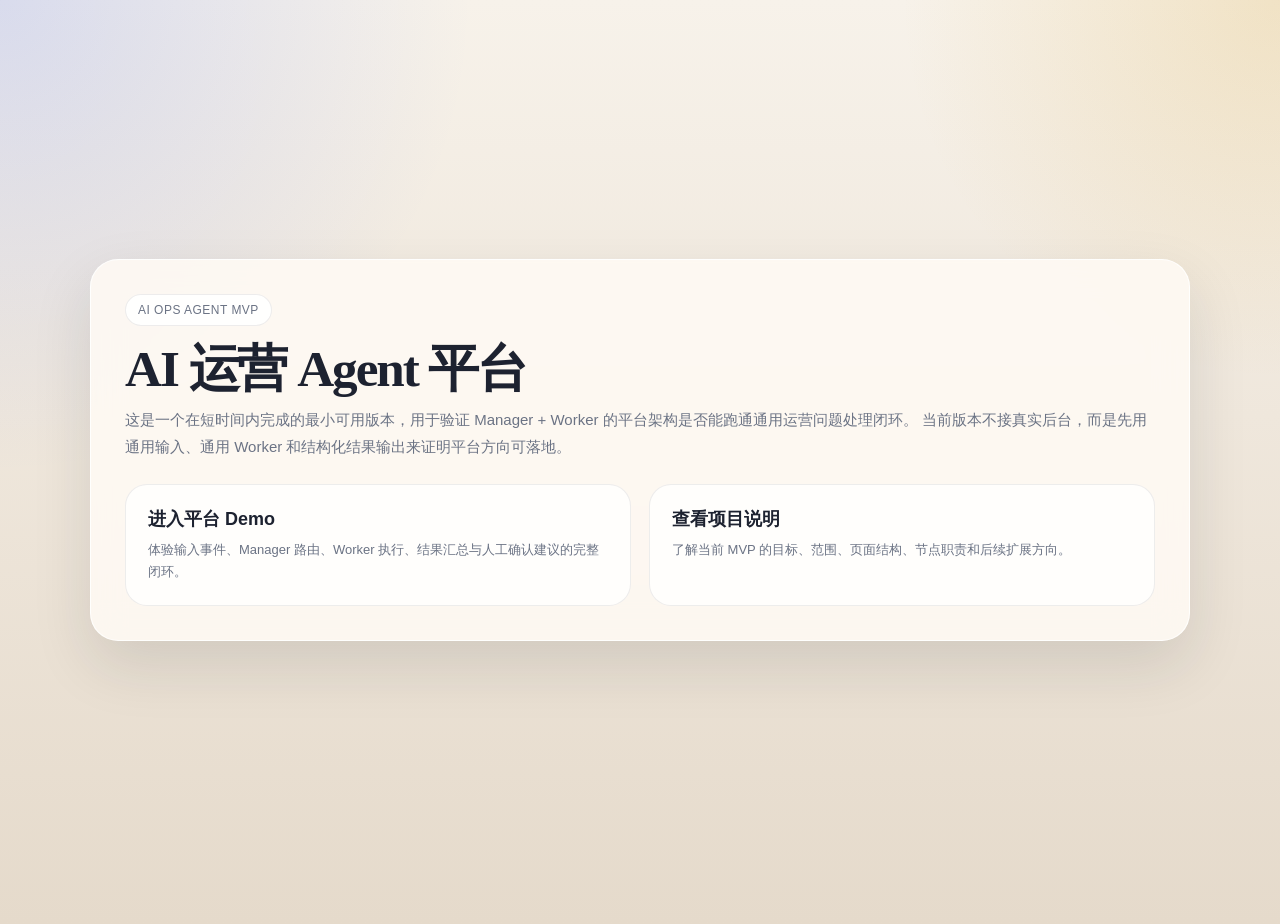
<file: index.html>
<!DOCTYPE html>
<html lang="zh-CN">
<head>
  <meta charset="UTF-8" />
  <meta name="viewport" content="width=device-width, initial-scale=1.0" />
  <title>AI 运营 Agent 平台 MVP</title>
  <link rel="stylesheet" href="./prototype-assets/ui.css" />
  <style>
    .landing {
      min-height: calc(100vh - 48px);
      display: grid;
      place-items: center;
    }

    .landing-card {
      width: min(1100px, 100%);
      padding: 34px;
      border-radius: var(--radius-xl);
      background: var(--surface);
      border: 1px solid rgba(255,255,255,0.82);
      box-shadow: var(--shadow);
      backdrop-filter: blur(16px);
    }

    .landing-grid {
      display: grid;
      grid-template-columns: repeat(2, minmax(0, 1fr));
      gap: 18px;
      margin-top: 24px;
    }

    .landing-card h1 {
      margin: 16px 0 10px;
      font-family: "Baskerville", "Songti SC", serif;
      font-size: clamp(36px, 4vw, 56px);
      line-height: 1.05;
      letter-spacing: -0.04em;
    }

    .landing-card p {
      margin: 0;
      color: var(--muted);
      line-height: 1.8;
      font-size: 15px;
    }

    .entry {
      display: block;
      padding: 22px;
      border-radius: var(--radius-lg);
      background: rgba(255, 255, 255, 0.82);
      border: 1px solid rgba(29, 34, 48, 0.08);
      transition: 160ms ease;
    }

    .entry:hover {
      transform: translateY(-2px);
      box-shadow: var(--shadow-soft);
    }

    .entry strong {
      display: block;
      font-size: 18px;
      margin-bottom: 8px;
    }

    .entry span {
      color: var(--muted);
      line-height: 1.7;
      font-size: 13px;
    }

    @media (max-width: 860px) {
      .landing-grid {
        grid-template-columns: 1fr;
      }
    }
  </style>
</head>
<body>
  <div class="app-shell landing">
    <section class="landing-card">
      <div class="hero-eyebrow">AI Ops Agent MVP</div>
      <h1>AI 运营 Agent 平台</h1>
      <p>
        这是一个在短时间内完成的最小可用版本，用于验证 Manager + Worker 的平台架构是否能跑通通用运营问题处理闭环。
        当前版本不接真实后台，而是先用通用输入、通用 Worker 和结构化结果输出来证明平台方向可落地。
      </p>
      <div class="landing-grid">
        <a class="entry" href="./platform.html">
          <strong>进入平台 Demo</strong>
          <span>体验输入事件、Manager 路由、Worker 执行、结果汇总与人工确认建议的完整闭环。</span>
        </a>
        <a class="entry" href="./README.html">
          <strong>查看项目说明</strong>
          <span>了解当前 MVP 的目标、范围、页面结构、节点职责和后续扩展方向。</span>
        </a>
      </div>
    </section>
  </div>
</body>
</html>
</file>
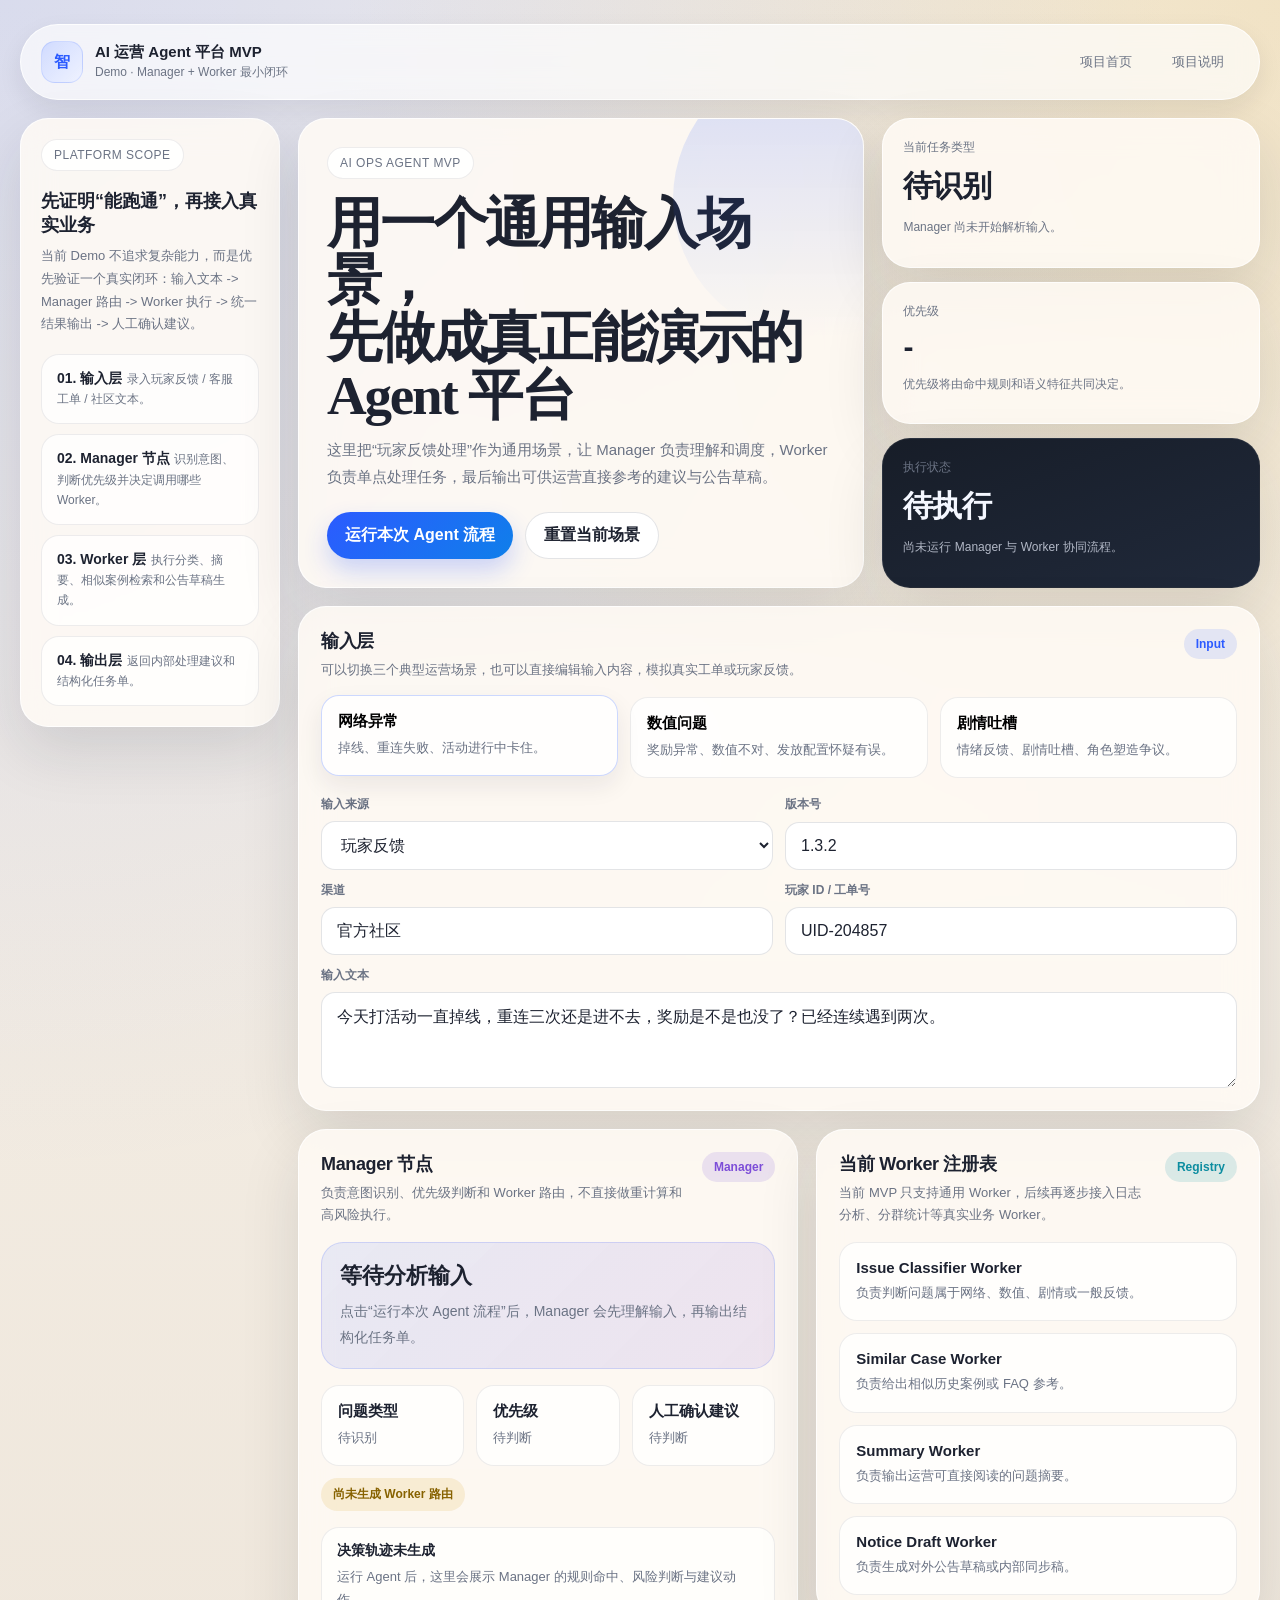
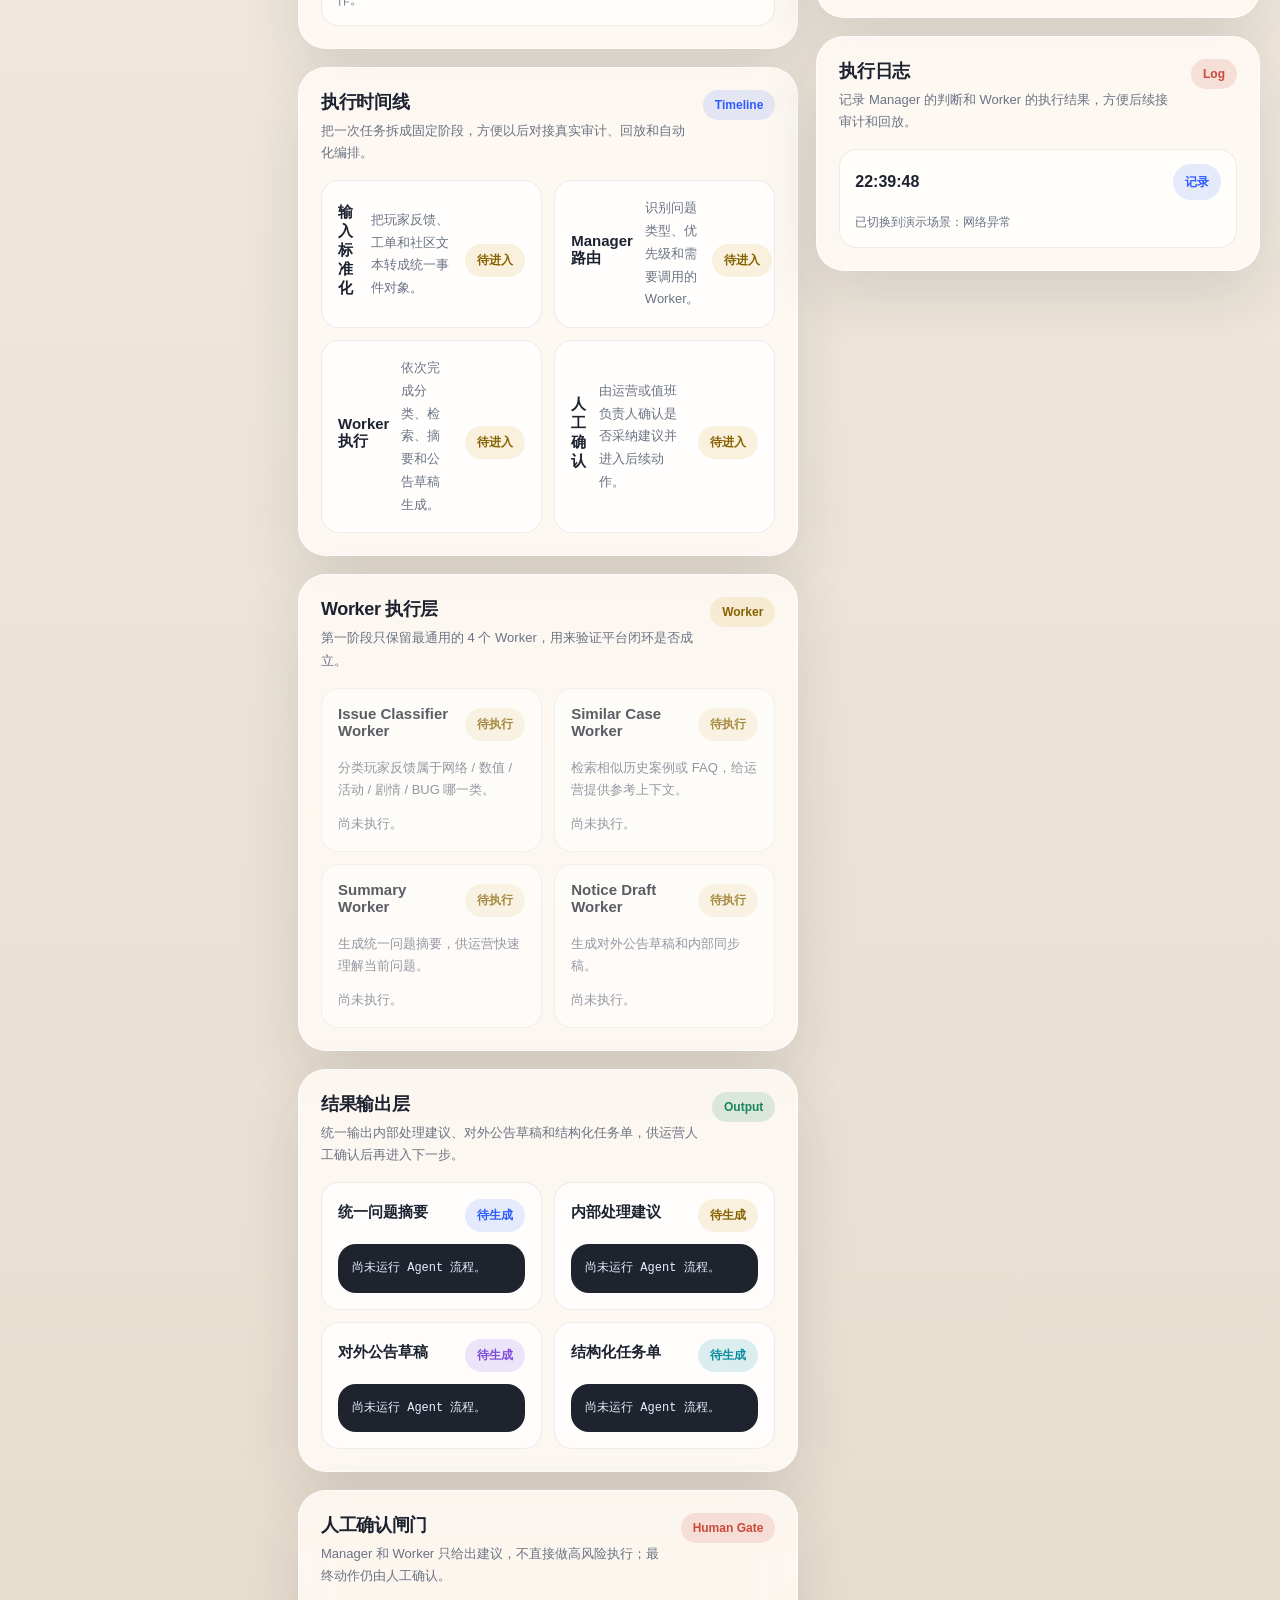
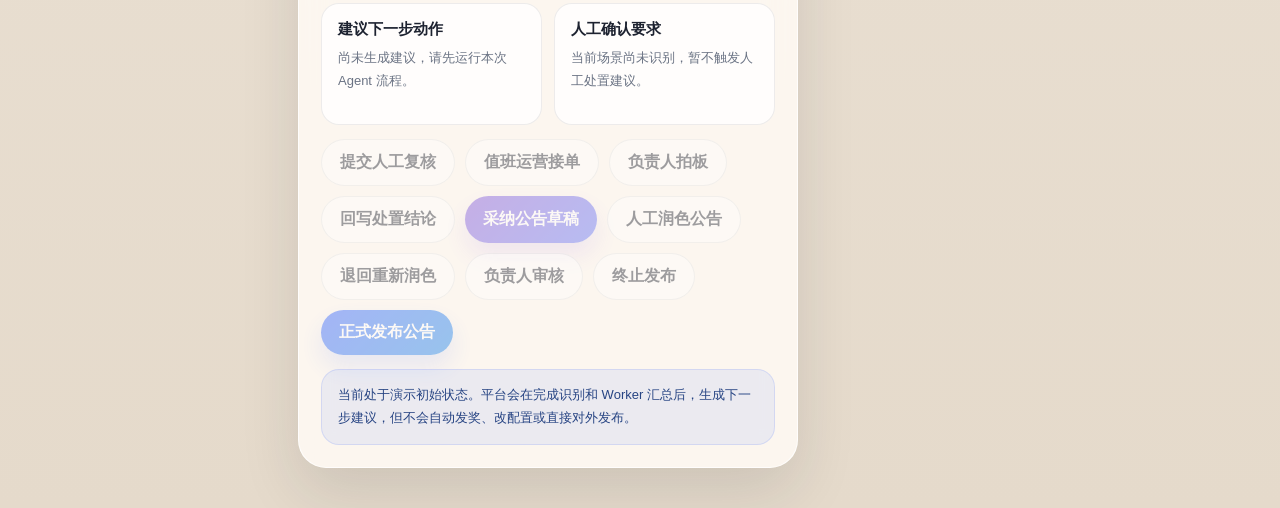
<file: platform.html>
<!DOCTYPE html>
<html lang="zh-CN">
<head>
  <meta charset="UTF-8" />
  <meta name="viewport" content="width=device-width, initial-scale=1.0" />
  <title>AI 运营 Agent 平台 · Demo</title>
  <link rel="stylesheet" href="./prototype-assets/ui.css" />
  <style>
    .agent-shell {
      display: grid;
      gap: 18px;
    }

    .agent-grid {
      display: grid;
      grid-template-columns: 1.06fr 0.94fr;
      gap: 18px;
      align-items: start;
    }

    .scenario-row,
    .route-grid,
    .worker-grid,
    .result-grid,
    .registry-grid {
      display: grid;
      gap: 12px;
    }

    .scenario-row {
      grid-template-columns: repeat(3, minmax(0, 1fr));
    }

    .route-grid {
      grid-template-columns: repeat(3, minmax(0, 1fr));
    }

    .worker-grid {
      grid-template-columns: repeat(2, minmax(0, 1fr));
    }

    .result-grid {
      grid-template-columns: repeat(2, minmax(0, 1fr));
    }

    .scenario-btn,
    .route-card,
    .worker-card,
    .result-card,
    .registry-card {
      border-radius: var(--radius-md);
      border: 1px solid rgba(29, 34, 48, 0.08);
      background: rgba(255, 255, 255, 0.78);
      padding: 16px;
    }

    .scenario-btn {
      text-align: left;
      cursor: pointer;
      transition: 160ms ease;
    }

    .scenario-btn:hover,
    .scenario-btn.active {
      transform: translateY(-2px);
      box-shadow: var(--shadow-soft);
      border-color: rgba(44, 91, 255, 0.24);
    }

    .scenario-btn strong,
    .route-card strong,
    .worker-card strong,
    .result-card strong,
    .registry-card strong {
      display: block;
      margin-bottom: 6px;
      font-size: 15px;
    }

    .scenario-btn p,
    .route-card p,
    .worker-card p,
    .result-card p,
    .registry-card p {
      margin: 0;
      color: var(--muted);
      font-size: 13px;
      line-height: 1.7;
    }

    .worker-card {
      min-height: 150px;
    }

    .worker-card.waiting {
      opacity: 0.72;
    }

    .worker-card.running {
      border-color: rgba(44, 91, 255, 0.24);
      background: rgba(44, 91, 255, 0.08);
    }

    .worker-card.done {
      border-color: rgba(24, 132, 95, 0.18);
      background: rgba(24, 132, 95, 0.08);
    }

    .worker-meta,
    .result-meta {
      display: flex;
      align-items: center;
      justify-content: space-between;
      gap: 10px;
      margin-bottom: 12px;
    }

    .manager-panel {
      border-radius: var(--radius-lg);
      background: linear-gradient(135deg, rgba(44, 91, 255, 0.1), rgba(124, 77, 216, 0.12));
      border: 1px solid rgba(44, 91, 255, 0.16);
      padding: 18px;
    }

    .manager-panel h3 {
      margin: 0 0 8px;
      font-size: 22px;
    }

    .manager-panel p {
      margin: 0;
      color: var(--muted);
      line-height: 1.8;
      font-size: 14px;
    }

    .tag-list {
      display: flex;
      flex-wrap: wrap;
      gap: 8px;
      margin-top: 12px;
    }

    .result-card pre {
      margin: 10px 0 0;
      padding: 14px;
      border-radius: var(--radius-md);
      background: rgba(17, 22, 32, 0.94);
      color: #e8efff;
      font-size: 12px;
      line-height: 1.7;
      overflow: auto;
      white-space: pre-wrap;
      word-break: break-word;
      font-family: ui-monospace, SFMono-Regular, Menlo, Consolas, monospace;
    }

    .decision-grid,
    .timeline-grid {
      display: grid;
      gap: 12px;
      grid-template-columns: repeat(2, minmax(0, 1fr));
    }

    .decision-card,
    .timeline-card {
      border-radius: var(--radius-md);
      border: 1px solid rgba(29, 34, 48, 0.08);
      background: rgba(255, 255, 255, 0.78);
      padding: 16px;
    }

    .decision-card p,
    .timeline-card p {
      margin: 0;
      color: var(--muted);
      font-size: 13px;
      line-height: 1.75;
    }

    .decision-card strong,
    .timeline-card strong {
      display: block;
      margin-bottom: 8px;
      font-size: 15px;
    }

    .decision-actions {
      display: flex;
      flex-wrap: wrap;
      gap: 10px;
      margin-top: 14px;
    }

    .decision-note {
      margin-top: 14px;
      padding: 14px 16px;
      border-radius: var(--radius-md);
      background: rgba(44, 91, 255, 0.08);
      border: 1px solid rgba(44, 91, 255, 0.12);
      color: #274483;
      font-size: 13px;
      line-height: 1.75;
    }

    .handoff-board {
      margin-top: 16px;
      padding: 16px;
      border-radius: var(--radius-md);
      border: 1px solid rgba(124, 77, 216, 0.14);
      background: rgba(124, 77, 216, 0.06);
    }

    .handoff-board.hidden {
      display: none;
    }

    .handoff-board strong {
      display: block;
      margin-bottom: 10px;
      font-size: 15px;
    }

    .handoff-board p {
      margin: 0;
      color: var(--muted);
      font-size: 13px;
      line-height: 1.75;
    }

    .handoff-grid {
      display: grid;
      gap: 12px;
      grid-template-columns: repeat(3, minmax(0, 1fr));
      margin-top: 14px;
    }

    .handoff-step {
      border-radius: var(--radius-md);
      border: 1px solid rgba(29, 34, 48, 0.08);
      background: rgba(255, 255, 255, 0.84);
      padding: 14px;
    }

    .handoff-step.done {
      border-color: rgba(24, 132, 95, 0.18);
      background: rgba(24, 132, 95, 0.08);
    }

    .handoff-step.active {
      border-color: rgba(44, 91, 255, 0.22);
      background: rgba(44, 91, 255, 0.08);
    }

    .handoff-step strong {
      display: block;
      margin-bottom: 8px;
      font-size: 14px;
    }

    .review-board {
      margin-top: 16px;
      padding: 16px;
      border-radius: var(--radius-md);
      border: 1px solid rgba(213, 156, 29, 0.18);
      background: rgba(213, 156, 29, 0.08);
    }

    .review-board.hidden {
      display: none;
    }

    .review-board strong {
      display: block;
      margin-bottom: 10px;
      font-size: 15px;
    }

    .review-board p {
      margin: 0;
      color: var(--muted);
      font-size: 13px;
      line-height: 1.75;
    }

    .review-select {
      width: 100%;
      margin-top: 14px;
      border-radius: var(--radius-sm);
      border: 1px solid rgba(29, 34, 48, 0.12);
      background: rgba(255, 255, 255, 0.96);
      padding: 12px 14px;
      color: var(--ink);
      outline: none;
    }

    .review-select:focus {
      border-color: rgba(44, 91, 255, 0.4);
      box-shadow: 0 0 0 4px rgba(44, 91, 255, 0.1);
    }

    .handoff-step p {
      margin: 0;
      color: var(--muted);
      font-size: 12px;
      line-height: 1.7;
    }

    .timeline-grid {
      margin-top: 16px;
    }

    .timeline-card.active {
      border-color: rgba(44, 91, 255, 0.24);
      background: rgba(44, 91, 255, 0.08);
    }

    .timeline-card.done {
      border-color: rgba(24, 132, 95, 0.2);
      background: rgba(24, 132, 95, 0.08);
    }

    .trace-list {
      display: grid;
      gap: 10px;
      margin-top: 16px;
    }

    .trace-item {
      border-radius: var(--radius-md);
      padding: 14px 15px;
      background: rgba(255, 255, 255, 0.76);
      border: 1px solid rgba(29, 34, 48, 0.08);
    }

    .trace-item strong {
      display: block;
      margin-bottom: 6px;
      font-size: 14px;
    }

    .trace-item p {
      margin: 0;
      color: var(--muted);
      font-size: 13px;
      line-height: 1.75;
    }

    .sticky {
      position: sticky;
      top: 24px;
    }

    @media (max-width: 1160px) {
      .agent-grid,
      .scenario-row,
      .route-grid,
      .worker-grid,
      .result-grid,
      .handoff-grid {
        grid-template-columns: 1fr;
      }

      .sticky {
        position: static;
      }
    }
  </style>
</head>
<body>
  <div class="app-shell">
    <header class="topbar">
      <div class="brand">
        <div class="brand-mark">智</div>
        <div class="brand-text">
          <strong>AI 运营 Agent 平台 MVP</strong>
          <span> Demo · Manager + Worker 最小闭环</span>
        </div>
      </div>
      <nav class="topnav">
        <a href="./index.html">项目首页</a>
        <a href="./README.html">项目说明</a>
      </nav>
    </header>

    <div class="layout">
      <aside class="sidebar">
        <div class="hero-eyebrow">Platform Scope</div>
        <h3>先证明“能跑通”，再接入真实业务</h3>
        <p>
          当前 Demo 不追求复杂能力，而是优先验证一个真实闭环：输入文本 -> Manager 路由 -> Worker 执行 -> 统一结果输出 -> 人工确认建议。
        </p>
        <div class="side-links">
          <a class="side-link" href="#entry">
            <strong>01. 输入层</strong>
            <span>录入玩家反馈 / 客服工单 / 社区文本。</span>
          </a>
          <a class="side-link" href="#manager">
            <strong>02. Manager 节点</strong>
            <span>识别意图、判断优先级并决定调用哪些 Worker。</span>
          </a>
          <a class="side-link" href="#workers">
            <strong>03. Worker 层</strong>
            <span>执行分类、摘要、相似案例检索和公告草稿生成。</span>
          </a>
          <a class="side-link" href="#results">
            <strong>04. 输出层</strong>
            <span>返回内部处理建议和结构化任务单。</span>
          </a>
        </div>
      </aside>

      <main class="content agent-shell">
        <section class="hero-grid">
          <article class="hero-card">
            <div class="hero-eyebrow">AI Ops Agent MVP</div>
            <h1>用一个通用输入场景，<br />先做成真正能演示的 Agent 平台</h1>
            <p>
              这里把“玩家反馈处理”作为通用场景，让 Manager 负责理解和调度，Worker 负责单点处理任务，最后输出可供运营直接参考的建议与公告草稿。
            </p>
            <div class="hero-actions">
              <button class="btn btn-primary" id="runBtn">运行本次 Agent 流程</button>
              <button class="btn btn-secondary" id="resetBtn">重置当前场景</button>
            </div>
          </article>

          <div class="metric-rail">
            <article class="metric-card">
              <small>当前任务类型</small>
              <strong id="metricTask">待识别</strong>
              <p id="metricTaskCopy">Manager 尚未开始解析输入。</p>
            </article>
            <article class="metric-card">
              <small>优先级</small>
              <strong id="metricPriority">-</strong>
              <p id="metricPriorityCopy">优先级由命中规则和语义特征共同决定。</p>
            </article>
            <article class="metric-card dark-card">
              <small>执行状态</small>
              <strong id="metricStatus">待执行</strong>
              <p id="metricStatusCopy">尚未运行 Manager 与 Worker 协同流程。</p>
            </article>
          </div>
        </section>

        <section class="card" id="entry">
          <div class="section-head">
            <div>
              <h2>输入层</h2>
              <p>可以切换三个典型运营场景，也可以直接编辑输入内容，模拟真实工单或玩家反馈。</p>
            </div>
            <span class="pill blue">Input</span>
          </div>
          <div class="scenario-row" id="scenarioRow"></div>
          <div class="field-grid" style="margin-top: 18px;">
            <div class="field">
              <label for="sourceType">输入来源</label>
              <select id="sourceType">
                <option value="player_feedback">玩家反馈</option>
                <option value="service_ticket">客服工单</option>
                <option value="community_post">社区评论</option>
              </select>
            </div>
            <div class="field">
              <label for="versionTag">版本号</label>
              <input id="versionTag" type="text" value="1.3.2" />
            </div>
            <div class="field">
              <label for="channelTag">渠道</label>
              <input id="channelTag" type="text" value="官方社区" />
            </div>
            <div class="field">
              <label for="playerTag">玩家 ID / 工单号</label>
              <input id="playerTag" type="text" value="UID-204857" />
            </div>
            <div class="field full">
              <label for="eventText">输入文本</label>
              <textarea id="eventText"></textarea>
            </div>
          </div>
        </section>

        <section class="agent-grid">
          <div class="stack">
            <article class="card" id="manager">
              <div class="section-head">
                <div>
                  <h2>Manager 节点</h2>
                  <p>负责意图识别、优先级判断和 Worker 路由，不直接做重计算和高风险执行。</p>
                </div>
                <span class="pill violet">Manager</span>
              </div>
              <div class="manager-panel">
                <h3 id="managerTitle">等待分析输入</h3>
                <p id="managerDesc">点击“运行本次 Agent 流程”后，Manager 会先理解输入，再输出结构化任务单。</p>
              </div>
              <div class="route-grid" style="margin-top: 16px;">
                <div class="route-card">
                  <strong>问题类型</strong>
                  <p id="routeTask">待识别</p>
                </div>
                <div class="route-card">
                  <strong>优先级</strong>
                  <p id="routePriority">待判断</p>
                </div>
                <div class="route-card">
                  <strong>人工确认建议</strong>
                  <p id="routeReview">待判断</p>
                </div>
              </div>
              <div class="tag-list" id="routeWorkers"></div>
              <div class="trace-list" id="traceList"></div>
            </article>

            <article class="card">
              <div class="section-head">
                <div>
                  <h2>执行时间线</h2>
                  <p>把一次任务拆成固定阶段，方便以后对接真实审计、回放和自动化编排。</p>
                </div>
                <span class="pill blue">Timeline</span>
              </div>
              <div class="timeline-grid" id="timelineGrid"></div>
            </article>

            <article class="card" id="workers">
              <div class="section-head">
                <div>
                  <h2>Worker 执行层</h2>
                  <p>第一阶段只保留最通用的 4 个 Worker，用来验证平台闭环是否成立。</p>
                </div>
                <span class="pill gold">Worker</span>
              </div>
              <div class="worker-grid" id="workerGrid"></div>
            </article>

            <article class="card" id="results">
              <div class="section-head">
                <div>
                  <h2>结果输出层</h2>
                  <p>统一输出内部处理建议、对外公告草稿和结构化任务单，供运营人工确认后再进入下一步。</p>
                </div>
                <span class="pill green">Output</span>
              </div>
              <div class="result-grid">
                <div class="result-card">
                  <div class="result-meta">
                    <strong>统一问题摘要</strong>
                    <span class="pill blue" id="summaryPill">待生成</span>
                  </div>
                  <pre id="summaryOutput">尚未运行 Agent 流程。</pre>
                </div>
                <div class="result-card">
                  <div class="result-meta">
                    <strong>内部处理建议</strong>
                    <span class="pill gold" id="advicePill">待生成</span>
                  </div>
                  <pre id="adviceOutput">尚未运行 Agent 流程。</pre>
                </div>
                <div class="result-card">
                  <div class="result-meta">
                    <strong>对外公告草稿</strong>
                    <span class="pill violet" id="noticePill">待生成</span>
                  </div>
                  <pre id="noticeOutput">尚未运行 Agent 流程。</pre>
                </div>
                <div class="result-card">
                  <div class="result-meta">
                    <strong>结构化任务单</strong>
                    <span class="pill teal" id="jsonPill">待生成</span>
                  </div>
                  <pre id="jsonOutput">尚未运行 Agent 流程。</pre>
                </div>
              </div>
            </article>

            <article class="card">
              <div class="section-head">
                <div>
                  <h2>人工确认闸门</h2>
                  <p>Manager 和 Worker 只给出建议，不直接做高风险执行；最终动作仍由人工确认。</p>
                </div>
                <span class="pill red">Human Gate</span>
              </div>
              <div class="decision-grid">
                <div class="decision-card">
                  <strong>建议下一步动作</strong>
                  <p id="humanAction">尚未生成建议，请先运行本次 Agent 流程。</p>
                </div>
                <div class="decision-card">
                  <strong>人工确认要求</strong>
                  <p id="humanReviewRule">当前场景尚未识别，暂不触发人工处置建议。</p>
                </div>
              </div>
              <div class="decision-actions">
                <button class="btn btn-secondary" id="escalateBtn" disabled>提交人工复核</button>
                <button class="btn btn-secondary" id="takeoverBtn" disabled>值班运营接单</button>
                <button class="btn btn-secondary" id="leaderBtn" disabled>负责人拍板</button>
                <button class="btn btn-secondary" id="resolveBtn" disabled>回写处置结论</button>
                <button class="btn btn-violet" id="noticeBtn" disabled>采纳公告草稿</button>
                <button class="btn btn-secondary" id="polishBtn" disabled>人工润色公告</button>
                <button class="btn btn-secondary" id="returnBtn" disabled>退回重新润色</button>
                <button class="btn btn-secondary" id="approveBtn" disabled>负责人审核</button>
                <button class="btn btn-secondary" id="cancelNoticeBtn" disabled>终止发布</button>
                <button class="btn btn-primary" id="publishBtn" disabled>正式发布公告</button>
              </div>
              <div class="decision-note" id="decisionNote">
                当前处于演示初始状态。平台会在完成识别和 Worker 汇总后，生成下一步建议，但不会自动发奖、改配置或直接对外发布。
              </div>
              <div class="review-board hidden" id="reviewBoard">
                <strong>人工复核处理入口</strong>
                <p id="reviewBoardCopy">提交人工复核后，值班运营需要先接单，再决定是否升级负责人，最后回写处置结论，形成闭环。</p>
                <select class="review-select" id="reviewDecisionSelect">
                  <option value="">请选择负责人拍板结果</option>
                  <option value="observe">继续观察并同步客服</option>
                  <option value="notice">启动公告流程</option>
                  <option value="incident">升级事故并同步多团队</option>
                </select>
                <div class="handoff-grid" id="reviewGrid"></div>
              </div>
              <div class="handoff-board hidden" id="handoffBoard">
                <strong>公告人工接力流程</strong>
                <p id="handoffCopy">公告草稿已进入人工处理链路，后续需要完成人工润色、负责人审核与正式发布。</p>
                <div class="handoff-grid" id="handoffGrid"></div>
              </div>
            </article>
          </div>

          <div class="stack sticky">
            <article class="card">
              <div class="section-head">
                <div>
                  <h2>当前 Worker 注册表</h2>
                  <p>当前 MVP 只支持通用 Worker，后续再逐步接入日志分析、分群统计等真实业务 Worker。</p>
                </div>
                <span class="pill teal">Registry</span>
              </div>
              <div class="registry-grid">
                <div class="registry-card">
                  <strong>Issue Classifier Worker</strong>
                  <p>负责判断问题属于网络、数值、剧情或一般反馈。</p>
                </div>
                <div class="registry-card">
                  <strong>Similar Case Worker</strong>
                  <p>负责给出相似历史案例或 FAQ 参考。</p>
                </div>
                <div class="registry-card">
                  <strong>Summary Worker</strong>
                  <p>负责输出运营可直接阅读的问题摘要。</p>
                </div>
                <div class="registry-card">
                  <strong>Notice Draft Worker</strong>
                  <p>负责生成对外公告草稿或内部同步稿。</p>
                </div>
              </div>
            </article>

            <article class="card">
              <div class="section-head">
                <div>
                  <h2>执行日志</h2>
                  <p>记录 Manager 的判断和 Worker 的执行结果，方便后续接审计和回放。</p>
                </div>
                <span class="pill red">Log</span>
              </div>
              <div class="log-list" id="logList"></div>
            </article>
          </div>
        </section>
      </main>
    </div>
  </div>

  <script>
    const scenarios = {
      network: {
        key: "network",
        name: "网络异常",
        desc: "掉线、重连失败、活动进行中卡住。",
        source: "player_feedback",
        version: "1.3.2",
        channel: "官方社区",
        player: "UID-204857",
        text: "今天打活动一直掉线，重连三次还是进不去，奖励是不是也没了？已经连续遇到两次。"
      },
      numeric: {
        key: "numeric",
        name: "数值问题",
        desc: "奖励异常、数值不对、发放配置怀疑有误。",
        source: "service_ticket",
        version: "1.3.2",
        channel: "客服工单",
        player: "TICKET-98321",
        text: "邮件里补偿写的是金币，但实际领到的是钻石，而且数量非常夸张，感觉是不是配置填错了？"
      },
      plot: {
        key: "plot",
        name: "剧情吐槽",
        desc: "情绪反馈、剧情吐槽、角色塑造争议。",
        source: "community_post",
        version: "1.3.2",
        channel: "玩家社区",
        player: "POST-5920",
        text: "新剧情节奏太赶了，角色突然转变让我很出戏，不是 bug，但真的影响体验。"
      }
    };

    const workerRegistry = [
      { key: "classifier", title: "Issue Classifier Worker", desc: "分类玩家反馈属于网络 / 数值 / 活动 / 剧情 / BUG 哪一类。" },
      { key: "similar", title: "Similar Case Worker", desc: "检索相似历史案例或 FAQ，给运营提供参考上下文。" },
      { key: "summary", title: "Summary Worker", desc: "生成统一问题摘要，供运营快速理解当前问题。" },
      { key: "notice", title: "Notice Draft Worker", desc: "生成对外公告草稿和内部同步稿。" }
    ];

    const state = {
      currentScenario: "network",
      running: false,
      manager: null,
      workers: {},
      outputs: null,
      logs: [],
      timelineStage: "idle",
      reviewStatus: "idle",
      reviewWorkflow: {
        submitted: false,
        takenOver: false,
        leaderApproved: false,
        resolved: false,
        decision: ""
      },
      noticeWorkflow: {
        accepted: false,
        polished: false,
        approved: false,
        published: false,
        returned: false,
        cancelled: false
      }
    };

    const timelineRegistry = [
      { key: "input", title: "输入标准化", desc: "把玩家反馈、工单和社区文本转成统一事件对象。" },
      { key: "manager", title: "Manager 路由", desc: "识别问题类型、优先级和需要调用的 Worker。" },
      { key: "workers", title: "Worker 执行", desc: "依次完成分类、检索、摘要和公告草稿生成。" },
      { key: "human", title: "人工确认", desc: "由运营或值班负责人确认是否采纳建议并进入后续动作。" }
    ];

    const el = {};

    function bind() {
      [
        "scenarioRow", "sourceType", "versionTag", "channelTag", "playerTag", "eventText",
        "managerTitle", "managerDesc", "routeTask", "routePriority", "routeReview", "routeWorkers",
        "workerGrid", "summaryOutput", "adviceOutput", "noticeOutput", "jsonOutput",
        "summaryPill", "advicePill", "noticePill", "jsonPill",
        "metricTask", "metricTaskCopy", "metricPriority", "metricPriorityCopy", "metricStatus", "metricStatusCopy",
        "runBtn", "resetBtn", "logList", "traceList", "timelineGrid",
        "humanAction", "humanReviewRule", "decisionNote", "escalateBtn", "noticeBtn",
        "polishBtn", "approveBtn", "publishBtn", "handoffBoard", "handoffCopy", "handoffGrid",
        "takeoverBtn", "leaderBtn", "resolveBtn", "reviewBoard", "reviewBoardCopy", "reviewGrid",
        "reviewDecisionSelect", "returnBtn", "cancelNoticeBtn"
      ].forEach((id) => { el[id] = document.getElementById(id); });
    }

    function timeNow() {
      return new Date().toLocaleTimeString("zh-CN", { hour: "2-digit", minute: "2-digit", second: "2-digit" });
    }

    function log(text, tone = "info") {
      state.logs.unshift({ time: timeNow(), text, tone });
      state.logs = state.logs.slice(0, 10);
    }

    function resetState(clearLogs = false) {
      state.running = false;
      state.manager = null;
      state.outputs = null;
      state.timelineStage = "idle";
      state.reviewStatus = "idle";
      state.reviewWorkflow = {
        submitted: false,
        takenOver: false,
        leaderApproved: false,
        resolved: false,
        decision: ""
      };
      state.noticeWorkflow = {
        accepted: false,
        polished: false,
        approved: false,
        published: false,
        returned: false,
        cancelled: false
      };
      state.workers = Object.fromEntries(workerRegistry.map((worker) => [worker.key, { status: "waiting", output: "尚未执行。" }]));
      if (clearLogs) state.logs = [];
    }

    function loadScenario(key) {
      const scenario = scenarios[key];
      state.currentScenario = key;
      resetState(false);
      el.sourceType.value = scenario.source;
      el.versionTag.value = scenario.version;
      el.channelTag.value = scenario.channel;
      el.playerTag.value = scenario.player;
      el.eventText.value = scenario.text;
      log(`已切换到演示场景：${scenario.name}`, "info");
      render();
    }

    function classifyIntent(text) {
      const lower = text.toLowerCase();
      if (/掉线|重连|卡住|延迟|进不去|登录/.test(text) || /disconnect|latency|reconnect/.test(lower)) {
        return { task: "network_issue", priority: "high", confidence: 0.93, reason: "命中掉线、重连失败、登录失败等网络异常特征。", workers: ["classifier", "similar", "summary", "notice"], review: "建议人工复核后同步研发和客服", actions: ["建立事故工单", "同步研发排查", "准备统一公告口径"] };
      }
      if (/钻石|金币|奖励|补偿|配置|数值|邮件/.test(text)) {
        return { task: "numeric_issue", priority: "critical", confidence: 0.95, reason: "命中奖励、补偿、配置异常等高风险数值特征。", workers: ["classifier", "similar", "summary", "notice"], review: "高价值资产场景，必须人工确认", actions: ["冻结相关配置", "核对影响范围", "准备熔断与补偿方案"] };
      }
      if (/剧情|角色|演出|文案|出戏/.test(text)) {
        return { task: "plot_feedback", priority: "medium", confidence: 0.88, reason: "命中剧情节奏、角色塑造和情绪吐槽特征。", workers: ["classifier", "similar", "summary"], review: "可先归入内容反馈池，无需紧急执行动作", actions: ["归档到内容反馈池", "纳入版本复盘", "评估是否需要内容沟通"] };
      }
      return { task: "general_feedback", priority: "medium", confidence: 0.74, reason: "未命中高危规则，先归类为一般运营反馈。", workers: ["classifier", "summary"], review: "建议人工二次确认分类结果", actions: ["进入人工复核池", "按结果转派对应团队"] };
    }

    function simulateWorker(key, manager) {
      const mapping = {
        classifier: {
          network_issue: "分类结果：网络 / 登录异常；置信度 93%。",
          numeric_issue: "分类结果：数值 / 奖励配置异常；置信度 95%。",
          plot_feedback: "分类结果：剧情体验 / 内容情绪反馈；置信度 88%。",
          general_feedback: "分类结果：一般运营问题；置信度 74%。"
        },
        similar: {
          network_issue: "召回相似案例：活动服重连失败 FAQ、版本 1.3.0 登录异常通告。",
          numeric_issue: "召回相似案例：过往补偿配置误填、高价值货币误发止损预案。",
          plot_feedback: "召回相似案例：剧情节奏负反馈周报、角色塑造争议摘要。",
          general_feedback: "召回相似案例：常规工单处理模板。"
        },
        summary: {
          network_issue: "玩家反馈活动过程中重复掉线并重连失败，已影响正常游玩，并引发对奖励丢失的担忧。",
          numeric_issue: "玩家怀疑邮件奖励配置存在错误，基础货币与高价值货币出现错配，属于高风险运营事故候选。",
          plot_feedback: "玩家对剧情节奏和角色转变表达明显负面情绪，问题偏内容体验而非技术故障。",
          general_feedback: "当前反馈需要人工进一步确认，但暂未体现高危事故特征。"
        },
        notice: {
          network_issue: "对外草稿：已收到部分玩家关于掉线与重连失败的反馈，我们正在核实处理中，后续会同步最新进展。",
          numeric_issue: "对外草稿：已收到关于邮件奖励异常的反馈，当前正在紧急核实补偿配置与影响范围，请以官方后续说明为准。",
          plot_feedback: "当前场景暂不建议直接生成对外公告，可先进入内部内容反馈整理。",
          general_feedback: "当前场景暂不建议直接生成对外公告。"
        }
      };
      return mapping[key][manager.task];
    }

    async function runWorker(workerKey, manager) {
      state.workers[workerKey] = { status: "running", output: "执行中..." };
      render();
      await new Promise((resolve) => setTimeout(resolve, 380 + Math.random() * 260));
      const output = simulateWorker(workerKey, manager);
      state.workers[workerKey] = { status: "done", output };
      log(`${workerKey} 执行完成`, "success");
      render();
      return output;
    }

    function buildResults(manager, outputs) {
      const adviceMap = {
        network_issue: "建议先同步研发确认是否存在范围性网络异常，再准备客服统一回复与公告口径；在结论未明前先发布“已收到、正在核实”的说明。",
        numeric_issue: "建议立即升级为高风险运营事故，先确认配置快照和影响范围，再决定是否熔断、撤回或人工止损。",
        plot_feedback: "建议归入内容体验反馈池，汇总到版本复盘，并由内容/文案同学评估是否需要后续优化说明。",
        general_feedback: "建议进入人工复核池，由运营同学判断是否需要转研发、客服或社区团队跟进。"
      };
      return {
        summary: outputs.summary,
        advice: adviceMap[manager.task],
        notice: outputs.notice || "当前场景暂不建议生成对外公告。",
        json: {
          task_type: manager.task,
          priority: manager.priority,
          confidence: manager.confidence,
          target_workers: manager.workers,
          needs_human_review: true,
          reason: manager.reason,
          recommended_actions: manager.actions,
          source: el.sourceType.value,
          version: el.versionTag.value,
          channel: el.channelTag.value,
          player_or_ticket: el.playerTag.value
        }
      };
    }

    async function runFlow() {
      if (state.running) return;
      state.running = true;
      resetState(false);
      state.timelineStage = "input";
      log("Manager 开始解析输入事件", "info");
      render();

      await new Promise((resolve) => setTimeout(resolve, 420));
      const manager = classifyIntent(el.eventText.value.trim());
      state.manager = manager;
      state.timelineStage = "manager";
      log(`Manager 完成路由：${manager.task}`, manager.priority === "critical" ? "danger" : "success");
      render();

      const outputs = {};
      state.timelineStage = "workers";
      for (const workerKey of manager.workers) {
        outputs[workerKey] = await runWorker(workerKey, manager);
      }

      state.outputs = buildResults(manager, outputs);
      state.timelineStage = "human";
      state.running = false;
      log("结果汇总完成，等待人工确认是否进入下一步业务动作。", "success");
      render();
    }

    function resetDemo() {
      state.logs = [];
      loadScenario(state.currentScenario);
      log("已重置当前场景。", "info");
      render();
    }

    function renderScenarios() {
      el.scenarioRow.innerHTML = "";
      Object.values(scenarios).forEach((scenario) => {
        const btn = document.createElement("button");
        btn.type = "button";
        btn.className = `scenario-btn ${state.currentScenario === scenario.key ? "active" : ""}`;
        btn.innerHTML = `<strong>${scenario.name}</strong><p>${scenario.desc}</p>`;
        btn.addEventListener("click", () => loadScenario(scenario.key));
        el.scenarioRow.appendChild(btn);
      });
    }

    function renderManager() {
      if (!state.manager) {
        el.managerTitle.textContent = state.running ? "Manager 正在识别问题意图..." : "等待分析输入";
        el.managerDesc.textContent = state.running ? "系统正在结合规则和语义特征判断问题类型、优先级与路由策略。" : "点击“运行本次 Agent 流程”后，Manager 会先理解输入，再输出结构化任务单。";
        el.routeTask.textContent = "待识别";
        el.routePriority.textContent = "待判断";
        el.routeReview.textContent = "待判断";
        el.routeWorkers.innerHTML = `<span class="pill gold">尚未生成 Worker 路由</span>`;
        el.traceList.innerHTML = `
          <div class="trace-item">
            <strong>决策轨迹未生成</strong>
            <p>运行 Agent 后，这里会展示 Manager 的规则命中、风险判断与建议动作。</p>
          </div>
        `;
        return;
      }

      el.managerTitle.textContent = `已识别为 ${state.manager.task}`;
      el.managerDesc.textContent = `${state.manager.reason} 当前推荐优先级为 ${state.manager.priority.toUpperCase()}。`;
      el.routeTask.textContent = state.manager.task;
      el.routePriority.textContent = state.manager.priority.toUpperCase();
      el.routeReview.textContent = state.manager.review;
      el.routeWorkers.innerHTML = "";
      state.manager.workers.forEach((worker) => {
        const node = document.createElement("span");
        node.className = "pill blue";
        node.textContent = worker;
        el.routeWorkers.appendChild(node);
      });
      el.traceList.innerHTML = `
        <div class="trace-item">
          <strong>规则命中</strong>
          <p>${state.manager.reason}</p>
        </div>
        <div class="trace-item">
          <strong>优先级判断</strong>
          <p>当前优先级为 ${state.manager.priority.toUpperCase()}，置信度 ${(state.manager.confidence * 100).toFixed(0)}%。</p>
        </div>
        <div class="trace-item">
          <strong>建议动作</strong>
          <p>${state.manager.actions.join(" / ")}</p>
        </div>
      `;
    }

    function renderWorkers() {
      el.workerGrid.innerHTML = "";
      workerRegistry.forEach((worker) => {
        const current = state.workers[worker.key];
        const tone = current.status === "done" ? "green" : current.status === "running" ? "blue" : "gold";
        const text = current.status === "done" ? "已完成" : current.status === "running" ? "执行中" : "待执行";
        const card = document.createElement("div");
        card.className = `worker-card ${current.status}`;
        card.innerHTML = `
          <div class="worker-meta">
            <strong>${worker.title}</strong>
            <span class="pill ${tone}">${text}</span>
          </div>
          <p>${worker.desc}</p>
          <p style="margin-top: 12px;">${current.output}</p>
        `;
        el.workerGrid.appendChild(card);
      });
    }

    function renderResults() {
      const outputs = state.outputs;
      el.summaryPill.textContent = outputs ? "已生成" : "待生成";
      el.advicePill.textContent = outputs ? "已生成" : "待生成";
      el.noticePill.textContent = outputs ? "已生成" : "待生成";
      el.jsonPill.textContent = outputs ? "已生成" : "待生成";
      el.summaryOutput.textContent = outputs ? outputs.summary : "尚未运行 Agent 流程。";
      el.adviceOutput.textContent = outputs ? outputs.advice : "尚未运行 Agent 流程。";
      el.noticeOutput.textContent = outputs ? outputs.notice : "尚未运行 Agent 流程。";
      el.jsonOutput.textContent = outputs ? JSON.stringify(outputs.json, null, 2) : "尚未运行 Agent 流程。";
    }

    function renderTimeline() {
      const stageOrder = ["input", "manager", "workers", "human"];
      const currentIndex = stageOrder.indexOf(state.timelineStage);
      el.timelineGrid.innerHTML = "";
      timelineRegistry.forEach((item, index) => {
        let className = "timeline-card";
        if (currentIndex > index || (state.timelineStage === "human" && !state.running && state.outputs && index === stageOrder.length - 1)) {
          className += " done";
        } else if (currentIndex === index && state.running) {
          className += " active";
        } else if (currentIndex === index && !state.running && state.timelineStage === "human") {
          className += " active";
        }
        const status = currentIndex > index
          ? "已完成"
          : currentIndex === index
            ? (state.running || item.key === "human" ? "当前阶段" : "已完成")
            : "待进入";
        const node = document.createElement("div");
        node.className = className;
        node.innerHTML = `
          <strong>${item.title}</strong>
          <p>${item.desc}</p>
          <div class="tag-list">
            <span class="pill ${status === "已完成" ? "green" : status === "当前阶段" ? "blue" : "gold"}">${status}</span>
          </div>
        `;
        el.timelineGrid.appendChild(node);
      });
    }

    function renderHumanGate() {
      if (!state.outputs || !state.manager) {
        el.humanAction.textContent = "尚未生成建议，请先运行本次 Agent 流程。";
        el.humanReviewRule.textContent = "当前场景尚未识别，暂不触发人工处置建议。";
        el.decisionNote.textContent = "当前处于演示初始状态。平台会在完成识别和 Worker 汇总后，生成下一步建议，但不会自动发奖、改配置或直接对外发布。";
        el.escalateBtn.disabled = true;
        el.takeoverBtn.disabled = true;
        el.leaderBtn.disabled = true;
        el.resolveBtn.disabled = true;
        el.noticeBtn.disabled = true;
        el.polishBtn.disabled = true;
        el.returnBtn.disabled = true;
        el.approveBtn.disabled = true;
        el.cancelNoticeBtn.disabled = true;
        el.publishBtn.disabled = true;
        el.reviewDecisionSelect.value = "";
        el.reviewDecisionSelect.disabled = true;
        el.reviewBoard.classList.add("hidden");
        el.reviewGrid.innerHTML = "";
        el.handoffBoard.classList.add("hidden");
        el.handoffGrid.innerHTML = "";
        return;
      }

      const reviewRuleMap = {
        network_issue: "建议值班运营确认后，立即同步研发、客服与社区口径，再决定是否升级事故。",
        numeric_issue: "涉及高价值资产与配置风险，必须由运营负责人或值班经理人工拍板，禁止自动执行。",
        plot_feedback: "可由内容运营人工判断是否纳入复盘或整理成内容反馈专题，无需自动发布公告。",
        general_feedback: "建议由运营人工二次分诊，再转研发、客服或社区团队跟进。"
      };

      el.humanAction.textContent = state.manager.actions.join(" / ");
      el.humanReviewRule.textContent = reviewRuleMap[state.manager.task];
      let note = "当前结果仅作为 AI 辅助建议。所有高风险动作都必须由人工确认后再进入下一步。";
      if (state.reviewStatus === "escalated") {
        note = "已提交人工复核。此时平台应把结构化任务单、摘要和建议动作推送给值班运营或负责人继续处理。";
      }
      if (state.reviewWorkflow.takenOver) {
        note = "值班运营已经接单。此时应结合任务单、摘要和风险建议判断是否需要升级负责人拍板。";
      }
      if (state.reviewWorkflow.leaderApproved) {
        const decisionTextMap = {
          observe: "负责人已拍板为“继续观察并同步客服”，下一步应回写结论并维持监控。",
          notice: "负责人已拍板为“启动公告流程”，下一步应由值班运营推进公告链路并回写处理结论。",
          incident: "负责人已拍板为“升级事故并同步多团队”，下一步应同步研发、客服和社区，并根据需要推进公告流程。"
        };
        note = decisionTextMap[state.reviewWorkflow.decision] || "负责人已经完成拍板，下一步应由值班运营回写处置结论，并把动作同步给客服、社区和研发。";
      }
      if (state.reviewWorkflow.resolved) {
        note = "人工复核链路已完成，处置结论已经回写。后续可转入公告、补偿、事故复盘或继续观察。";
      }
      if (state.reviewStatus === "notice") {
        note = "已采纳公告草稿。此时平台应进入人工润色、负责人审核和正式发布流程，而不是自动对外发送。";
      }
      if (state.noticeWorkflow.polished) {
        note = "公告已完成人工润色，下一步需要负责人审核，确认口径、时机与影响范围后才能对外发布。";
      }
      if (state.noticeWorkflow.returned) {
        note = "公告审核未通过，已退回重新润色。需要补充或修正文案后再次提交审核。";
      }
      if (state.noticeWorkflow.approved) {
        note = "公告已通过负责人审核，下一步应由人工执行正式发布，并同步客服、社区与舆情口径。";
      }
      if (state.noticeWorkflow.cancelled) {
        note = "公告流程已被人工终止，当前不再对外发布。平台会保留草稿、审批痕迹与终止原因供复盘使用。";
      }
      if (state.noticeWorkflow.published) {
        note = "公告已完成正式发布。这里的发布动作仍然是人工确认后的结果，AI 仅负责辅助生成和流程提醒。";
      }
      el.decisionNote.textContent = note;
      el.escalateBtn.disabled = false;
      el.takeoverBtn.disabled = !state.reviewWorkflow.submitted || state.reviewWorkflow.takenOver;
      el.reviewDecisionSelect.disabled = !state.reviewWorkflow.takenOver || state.reviewWorkflow.leaderApproved;
      el.reviewDecisionSelect.value = state.reviewWorkflow.decision;
      el.leaderBtn.disabled = !state.reviewWorkflow.takenOver || state.reviewWorkflow.leaderApproved || !state.reviewWorkflow.decision;
      el.resolveBtn.disabled = !state.reviewWorkflow.leaderApproved || state.reviewWorkflow.resolved;
      const canStartNotice = !state.outputs.notice.includes("暂不建议") && ["notice", "incident"].includes(state.reviewWorkflow.decision);
      el.noticeBtn.disabled = !canStartNotice || state.noticeWorkflow.accepted || state.noticeWorkflow.cancelled || state.noticeWorkflow.published;
      el.polishBtn.disabled = !state.noticeWorkflow.accepted || state.noticeWorkflow.polished || state.noticeWorkflow.cancelled || state.noticeWorkflow.published;
      el.returnBtn.disabled = !state.noticeWorkflow.polished || state.noticeWorkflow.approved || state.noticeWorkflow.cancelled || state.noticeWorkflow.published;
      el.approveBtn.disabled = !state.noticeWorkflow.polished || state.noticeWorkflow.approved || state.noticeWorkflow.cancelled || state.noticeWorkflow.published;
      el.cancelNoticeBtn.disabled = !state.noticeWorkflow.accepted || state.noticeWorkflow.cancelled || state.noticeWorkflow.published;
      el.publishBtn.disabled = !state.noticeWorkflow.approved || state.noticeWorkflow.published || state.noticeWorkflow.cancelled;

      if (state.reviewWorkflow.submitted) {
        el.reviewBoard.classList.remove("hidden");
        el.reviewBoardCopy.textContent = state.reviewWorkflow.resolved
          ? "人工复核已经完成接单、拍板与结论回写，当前复核链路已闭环。"
          : state.reviewWorkflow.leaderApproved
            ? "负责人已经完成拍板。当前应按拍板结果推进公告、同步或观察，并最终回写处置结论。"
            : "提交人工复核后，值班运营需要先接单，再由负责人选择处置方向，最后回写处置结论，形成闭环。";
        const reviewSteps = [
          {
            title: "值班运营接单",
            desc: "值班运营进入处理台，查看结构化任务单、问题摘要和建议动作。",
            done: state.reviewWorkflow.takenOver || state.reviewWorkflow.leaderApproved || state.reviewWorkflow.resolved,
            active: state.reviewWorkflow.submitted && !state.reviewWorkflow.takenOver
          },
          {
            title: "负责人拍板",
            desc: state.reviewWorkflow.decision
              ? `当前拍板结果：${state.reviewWorkflow.decision === "observe" ? "继续观察并同步客服" : state.reviewWorkflow.decision === "notice" ? "启动公告流程" : "升级事故并同步多团队"}。`
              : "对高风险或跨团队问题，由负责人决定是继续观察、启动公告，还是升级事故。",
            done: state.reviewWorkflow.leaderApproved || state.reviewWorkflow.resolved,
            active: state.reviewWorkflow.takenOver && !state.reviewWorkflow.leaderApproved
          },
          {
            title: "回写处置结论",
            desc: "把最终处理动作和拍板结果回写到工单、日志与协同链路中，供后续客服和复盘使用。",
            done: state.reviewWorkflow.resolved,
            active: (state.reviewWorkflow.takenOver || state.reviewWorkflow.leaderApproved) && !state.reviewWorkflow.resolved
          }
        ];
        el.reviewGrid.innerHTML = "";
        reviewSteps.forEach((step) => {
          const node = document.createElement("div");
          node.className = `handoff-step${step.done ? " done" : step.active ? " active" : ""}`;
          node.innerHTML = `
            <strong>${step.title}</strong>
            <p>${step.desc}</p>
            <div class="tag-list">
              <span class="pill ${step.done ? "green" : step.active ? "blue" : "gold"}">${step.done ? "已完成" : step.active ? "当前处理" : "待处理"}</span>
            </div>
          `;
          el.reviewGrid.appendChild(node);
        });
      } else {
        el.reviewBoard.classList.add("hidden");
        el.reviewGrid.innerHTML = "";
      }

      if (state.noticeWorkflow.accepted) {
        el.handoffBoard.classList.remove("hidden");
        el.handoffCopy.textContent = state.noticeWorkflow.published
          ? "公告已经完成人工润色、审核和正式发布，当前链路已闭环。"
          : state.noticeWorkflow.cancelled
            ? "公告流程已被人工终止。平台会保留草稿和审批痕迹，供后续复盘或重新拉起。"
            : state.noticeWorkflow.returned
              ? "公告审核未通过，当前已退回润色环节。修改完成后需要重新提交审核。"
              : "公告草稿已进入人工处理链路，后续需要完成人工润色、负责人审核与正式发布。";
        const steps = [
          {
            title: "人工润色",
            desc: "由运营或社区同学修正文案语气、补充确认时间点和玩家可感知信息。",
            done: state.noticeWorkflow.polished || state.noticeWorkflow.approved || state.noticeWorkflow.published,
            active: state.noticeWorkflow.accepted && !state.noticeWorkflow.polished && !state.noticeWorkflow.cancelled
          },
          {
            title: "负责人审核",
            desc: state.noticeWorkflow.returned
              ? "审核已退回，需等待重新润色后再次进入审核。"
              : "由值班负责人确认口径、影响范围、是否需要同步补偿与研发结论。",
            done: state.noticeWorkflow.approved || state.noticeWorkflow.published,
            active: state.noticeWorkflow.polished && !state.noticeWorkflow.approved && !state.noticeWorkflow.cancelled
          },
          {
            title: "正式发布",
            desc: state.noticeWorkflow.cancelled
              ? "公告流程已终止，本次不再对外发布。"
              : "人工发布到社区、公告后台或客服同步渠道，并完成对外信息统一。",
            done: state.noticeWorkflow.published || state.noticeWorkflow.cancelled,
            active: state.noticeWorkflow.approved && !state.noticeWorkflow.published && !state.noticeWorkflow.cancelled
          }
        ];
        el.handoffGrid.innerHTML = "";
        steps.forEach((step) => {
          const node = document.createElement("div");
          node.className = `handoff-step${step.done ? " done" : step.active ? " active" : ""}`;
          node.innerHTML = `
            <strong>${step.title}</strong>
            <p>${step.desc}</p>
            <div class="tag-list">
              <span class="pill ${step.done ? "green" : step.active ? "blue" : "gold"}">${step.done ? "已完成" : step.active ? "当前处理" : "待处理"}</span>
            </div>
          `;
          el.handoffGrid.appendChild(node);
        });
      } else {
        el.handoffBoard.classList.add("hidden");
        el.handoffGrid.innerHTML = "";
      }
    }

    function renderMetrics() {
      if (!state.manager) {
        el.metricTask.textContent = "待识别";
        el.metricTaskCopy.textContent = state.running ? "Manager 正在理解输入文本。" : "Manager 尚未开始解析输入。";
        el.metricPriority.textContent = "-";
        el.metricPriorityCopy.textContent = "优先级将由命中规则和语义特征共同决定。";
      } else {
        el.metricTask.textContent = state.manager.task;
        el.metricTaskCopy.textContent = state.manager.reason;
        el.metricPriority.textContent = state.manager.priority.toUpperCase();
        el.metricPriorityCopy.textContent = state.manager.review;
      }

      el.metricStatus.textContent = state.running ? "执行中" : state.outputs ? "已完成" : "待执行";
      el.metricStatusCopy.textContent = state.running
        ? "Manager 与 Worker 正在协同执行，请观察状态变化。"
        : state.outputs
          ? "本次 MVP 已完成从输入到结果输出的完整闭环。"
          : "尚未运行 Manager 与 Worker 协同流程。";
    }

    function renderLogs() {
      el.logList.innerHTML = "";
      state.logs.forEach((entry) => {
        const tone = entry.tone === "danger" ? "red" : entry.tone === "success" ? "green" : "blue";
        const node = document.createElement("div");
        node.className = "log-item";
        node.innerHTML = `
          <div class="log-head">
            <strong>${entry.time}</strong>
            <span class="pill ${tone}">${entry.tone === "danger" ? "高优先级" : entry.tone === "success" ? "完成" : "记录"}</span>
          </div>
          <span>${entry.text}</span>
        `;
        el.logList.appendChild(node);
      });
    }

    function renderButtons() {
      el.runBtn.disabled = state.running;
      el.resetBtn.disabled = state.running;
      el.runBtn.textContent = state.running ? "Agent 执行中..." : "运行本次 Agent 流程";
    }

    function render() {
      renderScenarios();
      renderManager();
      renderWorkers();
      renderResults();
      renderTimeline();
      renderHumanGate();
      renderMetrics();
      renderLogs();
      renderButtons();
    }

    function attach() {
      el.runBtn.addEventListener("click", runFlow);
      el.resetBtn.addEventListener("click", resetDemo);
      el.escalateBtn.addEventListener("click", () => {
        state.reviewStatus = "escalated";
        state.reviewWorkflow.submitted = true;
        log("已提交人工复核，等待值班运营确认。", "success");
        render();
      });
      el.takeoverBtn.addEventListener("click", () => {
        state.reviewWorkflow.takenOver = true;
        log("值班运营已接单，开始查看任务单与处置建议。", "success");
        render();
      });
      el.leaderBtn.addEventListener("click", () => {
        state.reviewWorkflow.leaderApproved = true;
        const decisionLabelMap = {
          observe: "继续观察并同步客服",
          notice: "启动公告流程",
          incident: "升级事故并同步多团队"
        };
        log(`负责人已完成拍板：${decisionLabelMap[state.reviewWorkflow.decision] || "未命名结果"}。`, "success");
        render();
      });
      el.resolveBtn.addEventListener("click", () => {
        state.reviewWorkflow.resolved = true;
        log("人工复核处置结论已回写，协同链路已完成同步。", "success");
        render();
      });
      el.noticeBtn.addEventListener("click", () => {
        state.reviewStatus = "notice";
        state.noticeWorkflow.accepted = true;
        log("已采纳公告草稿，等待人工润色与审核发布。", "success");
        render();
      });
      el.polishBtn.addEventListener("click", () => {
        state.noticeWorkflow.polished = true;
        state.noticeWorkflow.returned = false;
        log("公告已完成人工润色，等待负责人审核。", "success");
        render();
      });
      el.returnBtn.addEventListener("click", () => {
        state.noticeWorkflow.returned = true;
        state.noticeWorkflow.polished = false;
        state.noticeWorkflow.approved = false;
        log("公告审核未通过，已退回重新润色。", "danger");
        render();
      });
      el.approveBtn.addEventListener("click", () => {
        state.noticeWorkflow.approved = true;
        state.noticeWorkflow.returned = false;
        log("公告已通过负责人审核，等待人工正式发布。", "success");
        render();
      });
      el.cancelNoticeBtn.addEventListener("click", () => {
        state.noticeWorkflow.cancelled = true;
        log("公告流程已被人工终止，本次不再对外发布。", "danger");
        render();
      });
      el.publishBtn.addEventListener("click", () => {
        state.noticeWorkflow.published = true;
        log("公告已正式发布，并已完成客服与社区口径同步。", "success");
        render();
      });
      el.reviewDecisionSelect.addEventListener("change", (event) => {
        state.reviewWorkflow.decision = event.target.value;
        render();
      });
    }

    bind();
    attach();
    resetState(true);
    loadScenario("network");
  </script>
</body>
</html>
</file>
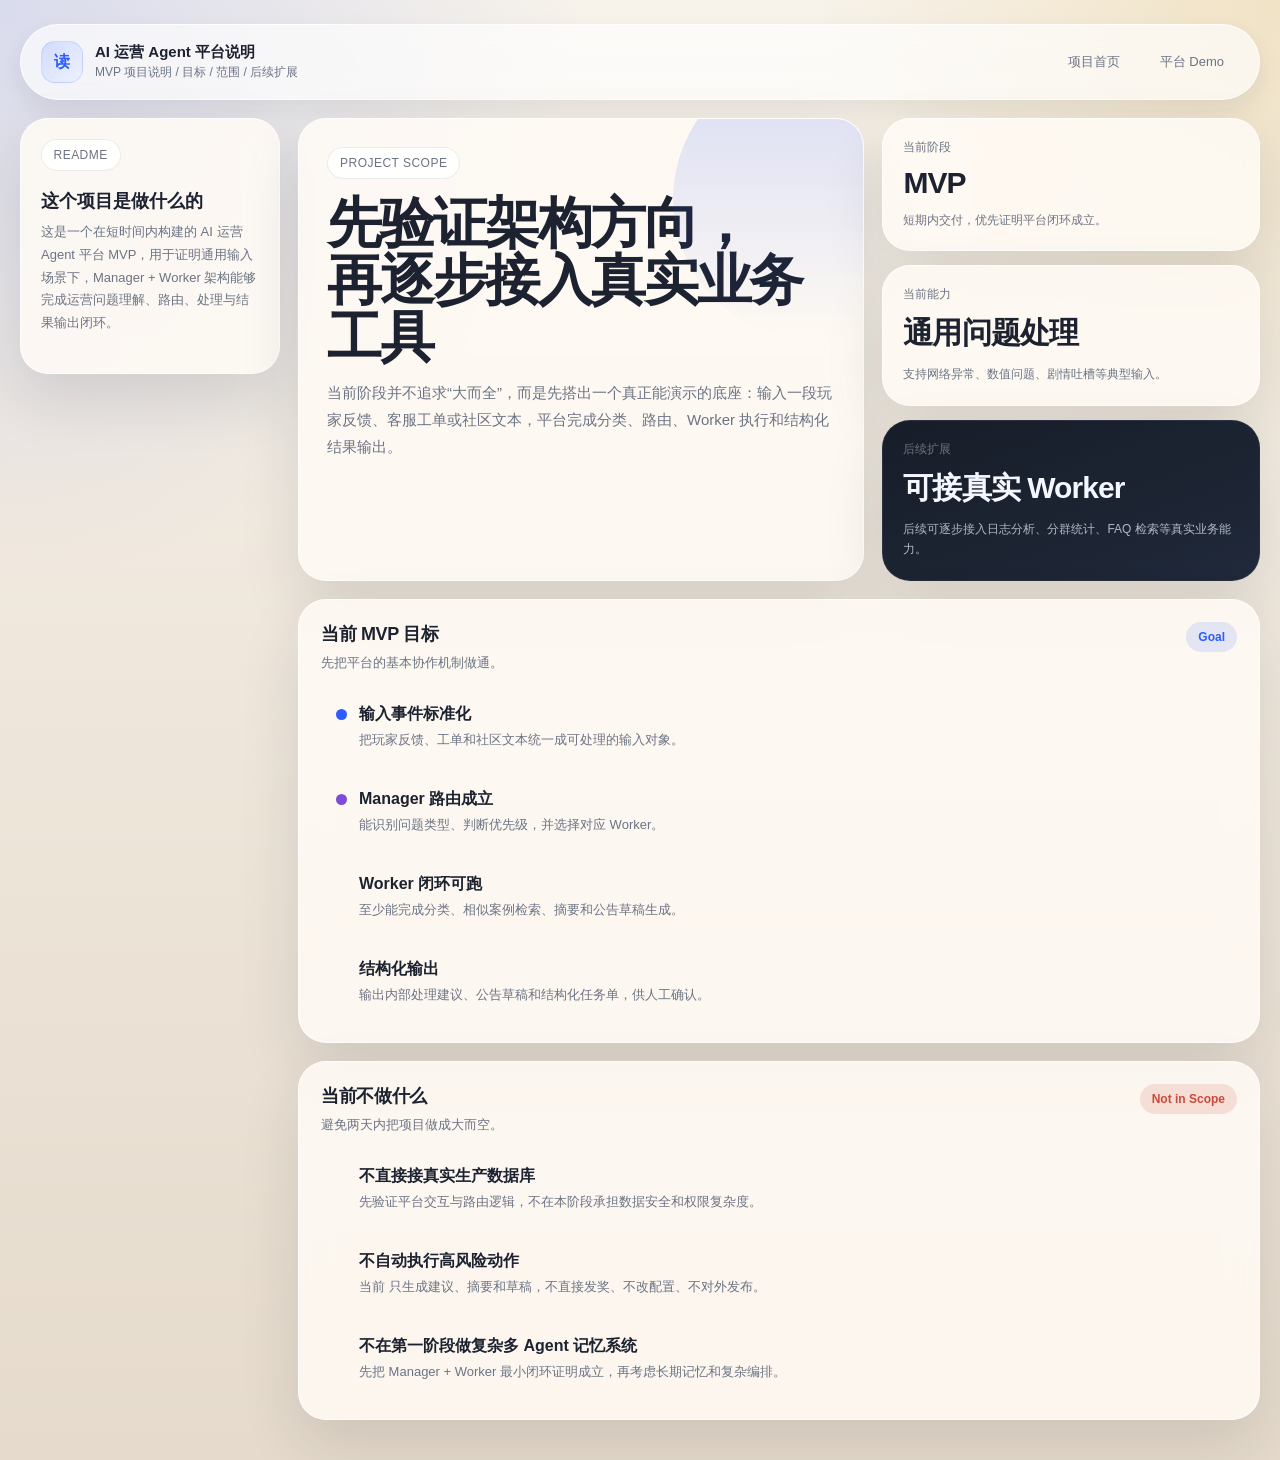
<file: README.html>
<!DOCTYPE html>
<html lang="zh-CN">
<head>
  <meta charset="UTF-8" />
  <meta name="viewport" content="width=device-width, initial-scale=1.0" />
  <title>AI 运营 Agent 平台 · 项目说明</title>
  <link rel="stylesheet" href="./prototype-assets/ui.css" />
</head>
<body>
  <div class="app-shell">
    <header class="topbar">
      <div class="brand">
        <div class="brand-mark">读</div>
        <div class="brand-text">
          <strong>AI 运营 Agent 平台说明</strong>
          <span> MVP 项目说明 / 目标 / 范围 / 后续扩展</span>
        </div>
      </div>
      <nav class="topnav">
        <a href="./index.html">项目首页</a>
        <a href="./platform.html">平台 Demo</a>
      </nav>
    </header>

    <div class="layout">
      <aside class="sidebar">
        <div class="hero-eyebrow">README</div>
        <h3>这个项目是做什么的</h3>
        <p>
          这是一个在短时间内构建的 AI 运营 Agent 平台 MVP，用于证明通用输入场景下，Manager + Worker 架构能够完成运营问题理解、路由、处理与结果输出闭环。
        </p>
      </aside>

      <main class="content">
        <section class="hero-grid">
          <article class="hero-card">
            <div class="hero-eyebrow">Project Scope</div>
            <h1>先验证架构方向，<br />再逐步接入真实业务工具</h1>
            <p>
              当前阶段并不追求“大而全”，而是先搭出一个真正能演示的底座：输入一段玩家反馈、客服工单或社区文本，平台完成分类、路由、Worker 执行和结构化结果输出。
            </p>
          </article>

          <div class="metric-rail">
            <article class="metric-card">
              <small>当前阶段</small>
              <strong>MVP</strong>
              <p>短期内交付，优先证明平台闭环成立。</p>
            </article>
            <article class="metric-card">
              <small>当前能力</small>
              <strong>通用问题处理</strong>
              <p>支持网络异常、数值问题、剧情吐槽等典型输入。</p>
            </article>
            <article class="metric-card dark-card">
              <small>后续扩展</small>
              <strong>可接真实 Worker</strong>
              <p>后续可逐步接入日志分析、分群统计、FAQ 检索等真实业务能力。</p>
            </article>
          </div>
        </section>

        <section class="double-grid">
          <article class="card">
            <div class="section-head">
              <div>
                <h2>当前 MVP 目标</h2>
                <p>先把平台的基本协作机制做通。</p>
              </div>
              <span class="pill blue">Goal</span>
            </div>
            <div class="checklist">
              <div class="check-item">
                <span class="dot blue"></span>
                <div>
                  <strong>输入事件标准化</strong>
                  <p>把玩家反馈、工单和社区文本统一成可处理的输入对象。</p>
                </div>
              </div>
              <div class="check-item">
                <span class="dot violet"></span>
                <div>
                  <strong>Manager 路由成立</strong>
                  <p>能识别问题类型、判断优先级，并选择对应 Worker。</p>
                </div>
              </div>
              <div class="check-item">
                <span class="dot gold"></span>
                <div>
                  <strong>Worker 闭环可跑</strong>
                  <p>至少能完成分类、相似案例检索、摘要和公告草稿生成。</p>
                </div>
              </div>
              <div class="check-item">
                <span class="dot green"></span>
                <div>
                  <strong>结构化输出</strong>
                  <p>输出内部处理建议、公告草稿和结构化任务单，供人工确认。</p>
                </div>
              </div>
            </div>
          </article>

          <article class="card">
            <div class="section-head">
              <div>
                <h2>当前不做什么</h2>
                <p>避免两天内把项目做成大而空。</p>
              </div>
              <span class="pill red">Not in Scope</span>
            </div>
            <div class="checklist">
              <div class="check-item">
                <span class="dot red"></span>
                <div>
                  <strong>不直接接真实生产数据库</strong>
                  <p>先验证平台交互与路由逻辑，不在本阶段承担数据安全和权限复杂度。</p>
                </div>
              </div>
              <div class="check-item">
                <span class="dot red"></span>
                <div>
                  <strong>不自动执行高风险动作</strong>
                  <p>当前 只生成建议、摘要和草稿，不直接发奖、不改配置、不对外发布。</p>
                </div>
              </div>
              <div class="check-item">
                <span class="dot red"></span>
                <div>
                  <strong>不在第一阶段做复杂多 Agent 记忆系统</strong>
                  <p>先把 Manager + Worker 最小闭环证明成立，再考虑长期记忆和复杂编排。</p>
                </div>
              </div>
            </div>
          </article>
        </section>
      </main>
    </div>
  </div>
</body>
</html>
</file>
<file: prototype-assets/ui.css>
:root {
  --bg: #efe7dc;
  --bg-deep: #e5dacb;
  --surface: rgba(255, 251, 245, 0.86);
  --surface-strong: rgba(255, 255, 255, 0.92);
  --surface-dark: #161b25;
  --ink: #1d2230;
  --muted: #6b7384;
  --line: rgba(29, 34, 48, 0.12);
  --line-strong: rgba(29, 34, 48, 0.2);
  --blue: #2c5bff;
  --blue-soft: rgba(44, 91, 255, 0.12);
  --gold: #d59c1d;
  --gold-soft: rgba(213, 156, 29, 0.14);
  --green: #18845f;
  --green-soft: rgba(24, 132, 95, 0.14);
  --red: #cb4a3c;
  --red-soft: rgba(203, 74, 60, 0.14);
  --violet: #7c4dd8;
  --violet-soft: rgba(124, 77, 216, 0.14);
  --teal: #0d8da0;
  --teal-soft: rgba(13, 141, 160, 0.14);
  --shadow: 0 24px 60px rgba(25, 30, 42, 0.12);
  --shadow-soft: 0 10px 24px rgba(25, 30, 42, 0.08);
  --radius-xl: 28px;
  --radius-lg: 22px;
  --radius-md: 18px;
  --radius-sm: 14px;
}

* {
  box-sizing: border-box;
}

html {
  scroll-behavior: smooth;
}

body {
  margin: 0;
  min-height: 100vh;
  color: var(--ink);
  font-family: "Avenir Next", "PingFang SC", "Hiragino Sans GB", "Noto Serif SC", sans-serif;
  background:
    radial-gradient(circle at 0% 0%, rgba(44, 91, 255, 0.15), transparent 30%),
    radial-gradient(circle at 100% 0%, rgba(213, 156, 29, 0.18), transparent 24%),
    linear-gradient(180deg, #f7f2ea 0%, var(--bg) 45%, var(--bg-deep) 100%);
}

a {
  color: inherit;
  text-decoration: none;
}

button,
input,
select,
textarea {
  font: inherit;
}

.app-shell {
  width: min(1520px, calc(100vw - 40px));
  margin: 24px auto 40px;
}

.topbar {
  display: flex;
  align-items: center;
  justify-content: space-between;
  gap: 16px;
  padding: 16px 20px;
  border-radius: 999px;
  background: rgba(255, 255, 255, 0.66);
  border: 1px solid rgba(255, 255, 255, 0.82);
  box-shadow: var(--shadow-soft);
  backdrop-filter: blur(14px);
  margin-bottom: 18px;
}

.brand {
  display: flex;
  align-items: center;
  gap: 12px;
}

.brand-mark {
  width: 42px;
  height: 42px;
  border-radius: 14px;
  background:
    linear-gradient(135deg, rgba(44, 91, 255, 0.22), rgba(44, 91, 255, 0.08)),
    #fff;
  border: 1px solid rgba(44, 91, 255, 0.14);
  display: grid;
  place-items: center;
  font-weight: 900;
  color: var(--blue);
}

.brand-text strong,
.metric-card strong,
.card h2,
.card h3,
.timeline-card strong,
.log-item strong,
.agent-card strong,
.mini-card strong,
.sample-card strong,
.decision-card strong {
  display: block;
}

.brand-text strong {
  font-size: 15px;
}

.brand-text span {
  display: block;
  color: var(--muted);
  font-size: 12px;
  margin-top: 2px;
}

.topnav {
  display: flex;
  align-items: center;
  gap: 10px;
  flex-wrap: wrap;
}

.topnav a {
  padding: 10px 14px;
  border-radius: 999px;
  color: var(--muted);
  font-size: 13px;
  border: 1px solid transparent;
  transition: 160ms ease;
}

.topnav a.active,
.topnav a:hover {
  color: var(--ink);
  background: rgba(255, 255, 255, 0.88);
  border-color: rgba(29, 34, 48, 0.08);
}

.layout {
  display: grid;
  grid-template-columns: 260px minmax(0, 1fr);
  gap: 18px;
  align-items: start;
}

.sidebar,
.card,
.hero-card,
.metric-card {
  background: var(--surface);
  border: 1px solid rgba(255, 255, 255, 0.78);
  box-shadow: var(--shadow);
  backdrop-filter: blur(16px);
}

.sidebar {
  position: sticky;
  top: 24px;
  padding: 20px;
  border-radius: var(--radius-xl);
}

.sidebar .eyebrow,
.hero-eyebrow {
  display: inline-flex;
  align-items: center;
  gap: 8px;
  padding: 8px 12px;
  border-radius: 999px;
  font-size: 12px;
  letter-spacing: 0.04em;
  text-transform: uppercase;
  color: var(--muted);
  background: rgba(255, 255, 255, 0.84);
  border: 1px solid rgba(29, 34, 48, 0.08);
}

.sidebar h3 {
  margin: 18px 0 8px;
  font-size: 18px;
}

.sidebar p {
  margin: 0 0 18px;
  color: var(--muted);
  line-height: 1.75;
  font-size: 13px;
}

.side-links,
.side-metrics {
  display: grid;
  gap: 10px;
}

.side-link,
.side-metric {
  border-radius: var(--radius-md);
  padding: 14px 15px;
  background: rgba(255, 255, 255, 0.76);
  border: 1px solid rgba(29, 34, 48, 0.08);
}

.side-link strong,
.side-metric strong {
  font-size: 14px;
  margin-bottom: 6px;
}

.side-link span,
.side-metric span {
  color: var(--muted);
  font-size: 12px;
  line-height: 1.6;
}

.content {
  display: grid;
  gap: 18px;
}

.hero-grid,
.summary-grid,
.workbench,
.detail-grid,
.double-grid,
.incident-grid {
  display: grid;
  gap: 18px;
}

.hero-grid {
  grid-template-columns: 1.2fr 0.8fr;
}

.hero-card {
  border-radius: var(--radius-xl);
  padding: 28px;
  overflow: hidden;
  position: relative;
}

.hero-card::after {
  content: "";
  position: absolute;
  width: 280px;
  height: 280px;
  right: -90px;
  top: -60px;
  border-radius: 50%;
  background: linear-gradient(180deg, rgba(44, 91, 255, 0.18), rgba(44, 91, 255, 0));
}

.hero-card h1 {
  margin: 16px 0 12px;
  font-family: "Baskerville", "Songti SC", serif;
  font-size: clamp(34px, 4.3vw, 56px);
  line-height: 1.04;
  letter-spacing: -0.04em;
}

.hero-card p {
  max-width: 760px;
  margin: 0;
  color: var(--muted);
  line-height: 1.8;
  font-size: 15px;
}

.hero-actions {
  display: flex;
  flex-wrap: wrap;
  gap: 12px;
  margin-top: 22px;
}

.metric-rail {
  display: grid;
  gap: 14px;
}

.metric-card {
  border-radius: var(--radius-xl);
  padding: 20px;
}

.metric-card small {
  display: block;
  color: var(--muted);
  font-size: 12px;
  margin-bottom: 10px;
}

.metric-card strong {
  font-size: 30px;
  letter-spacing: -0.03em;
}

.metric-card p {
  color: var(--muted);
  font-size: 12px;
  line-height: 1.7;
  margin: 10px 0 0;
}

.summary-grid {
  grid-template-columns: repeat(4, minmax(0, 1fr));
}

.workbench,
.incident-grid {
  grid-template-columns: 1.14fr 0.86fr;
  align-items: start;
}

.stack {
  display: grid;
  gap: 18px;
}

.card {
  border-radius: var(--radius-xl);
  padding: 22px;
}

.section-head {
  display: flex;
  align-items: start;
  justify-content: space-between;
  gap: 14px;
  margin-bottom: 16px;
}

.section-head h2,
.section-head h3 {
  margin: 0;
  font-size: 18px;
  letter-spacing: -0.02em;
}

.section-head p {
  margin: 6px 0 0;
  color: var(--muted);
  font-size: 13px;
  line-height: 1.7;
}

.pill {
  display: inline-flex;
  align-items: center;
  gap: 8px;
  padding: 8px 12px;
  border-radius: 999px;
  font-size: 12px;
  font-weight: 700;
  white-space: nowrap;
}

.pill.blue { color: var(--blue); background: var(--blue-soft); }
.pill.gold { color: #876200; background: var(--gold-soft); }
.pill.green { color: var(--green); background: var(--green-soft); }
.pill.red { color: var(--red); background: var(--red-soft); }
.pill.violet { color: var(--violet); background: var(--violet-soft); }
.pill.teal { color: var(--teal); background: var(--teal-soft); }
.pill.dark { color: #e7eeff; background: rgba(255,255,255,0.12); }

.flash-ring {
  animation: flashPulse 0.9s ease;
}

@keyframes flashPulse {
  0% {
    box-shadow: 0 0 0 0 rgba(44, 91, 255, 0.26);
  }
  100% {
    box-shadow: 0 0 0 16px rgba(44, 91, 255, 0);
  }
}

.btn {
  appearance: none;
  border: 0;
  border-radius: 999px;
  padding: 12px 18px;
  font-weight: 800;
  cursor: pointer;
  transition: transform 160ms ease, box-shadow 160ms ease, opacity 160ms ease;
}

.btn:hover:not(:disabled) {
  transform: translateY(-1px);
}

.btn:disabled {
  opacity: 0.42;
  cursor: not-allowed;
}

.btn-primary {
  color: #fff;
  background: linear-gradient(135deg, #2c5bff, #0f7fea);
  box-shadow: 0 12px 24px rgba(44, 91, 255, 0.24);
}

.btn-secondary {
  color: var(--ink);
  background: rgba(255, 255, 255, 0.96);
  border: 1px solid rgba(29, 34, 48, 0.12);
}

.btn-danger {
  color: #fff;
  background: linear-gradient(135deg, #d85745, #c53c51);
  box-shadow: 0 12px 24px rgba(203, 74, 60, 0.24);
}

.btn-violet {
  color: #fff;
  background: linear-gradient(135deg, #7c4dd8, #5a6df7);
  box-shadow: 0 12px 24px rgba(124, 77, 216, 0.24);
}

.scenario-row,
.field-grid,
.chip-grid,
.agent-grid,
.sample-grid,
.mini-grid,
.decision-grid {
  display: grid;
  gap: 12px;
}

.scenario-row {
  grid-template-columns: repeat(3, minmax(0, 1fr));
}

.scenario-btn,
.sample-card,
.mini-card,
.agent-card,
.decision-card,
.log-item,
.timeline-card,
.heat-item,
.command-card {
  border-radius: var(--radius-md);
  border: 1px solid rgba(29, 34, 48, 0.08);
  background: rgba(255, 255, 255, 0.76);
}

.scenario-btn {
  text-align: left;
  padding: 18px;
  cursor: pointer;
  transition: 160ms ease;
}

.scenario-btn:hover,
.scenario-btn.active {
  transform: translateY(-2px);
  box-shadow: var(--shadow-soft);
  border-color: rgba(44, 91, 255, 0.24);
}

.scenario-btn p {
  margin: 8px 0 0;
  color: var(--muted);
  font-size: 13px;
  line-height: 1.7;
}

.field-grid {
  grid-template-columns: repeat(2, minmax(0, 1fr));
}

.field-grid .full {
  grid-column: 1 / -1;
}

.field {
  display: grid;
  gap: 8px;
}

.field label {
  font-size: 12px;
  color: var(--muted);
  font-weight: 700;
}

.field input,
.field select,
.field textarea {
  width: 100%;
  border-radius: var(--radius-sm);
  border: 1px solid rgba(29, 34, 48, 0.12);
  background: rgba(255, 255, 255, 0.96);
  padding: 14px 15px;
  color: var(--ink);
  outline: none;
  transition: border-color 150ms ease, box-shadow 150ms ease;
}

.field textarea {
  min-height: 96px;
  resize: vertical;
}

.field input:focus,
.field select:focus,
.field textarea:focus {
  border-color: rgba(44, 91, 255, 0.4);
  box-shadow: 0 0 0 4px rgba(44, 91, 255, 0.1);
}

.chip-grid {
  grid-template-columns: repeat(4, minmax(0, 1fr));
}

.chip {
  padding: 14px 15px;
  border-radius: var(--radius-md);
  background: rgba(255, 255, 255, 0.78);
  border: 1px solid rgba(29, 34, 48, 0.08);
}

.chip small {
  display: block;
  color: var(--muted);
  margin-bottom: 8px;
}

.chip strong {
  font-size: 18px;
}

.banner {
  padding: 18px;
  border-radius: var(--radius-lg);
  border: 1px solid transparent;
}

.banner.safe { background: var(--green-soft); border-color: rgba(24, 132, 95, 0.18); color: #105239; }
.banner.warn { background: var(--gold-soft); border-color: rgba(213, 156, 29, 0.24); color: #7a5200; }
.banner.danger { background: var(--red-soft); border-color: rgba(203, 74, 60, 0.22); color: #8a251a; }

.banner h3 {
  margin: 0 0 6px;
  font-size: 18px;
}

.banner p {
  margin: 0;
  line-height: 1.75;
  font-size: 13px;
}

.checklist,
.timeline-list,
.log-list,
.command-list {
  display: grid;
  gap: 10px;
}

.check-item,
.timeline-card,
.log-item,
.command-card {
  display: flex;
  gap: 12px;
  padding: 14px 15px;
}

.dot {
  width: 11px;
  height: 11px;
  margin-top: 5px;
  border-radius: 50%;
  flex: 0 0 auto;
}

.dot.safe { background: var(--green); }
.dot.warn { background: var(--gold); }
.dot.danger { background: var(--red); }
.dot.violet { background: var(--violet); }
.dot.blue { background: var(--blue); }

.check-item p,
.timeline-card p,
.sample-card p,
.mini-card p,
.agent-card p,
.decision-card p,
.command-card p {
  margin: 4px 0 0;
  color: var(--muted);
  font-size: 13px;
  line-height: 1.7;
}

.action-row {
  display: flex;
  flex-wrap: wrap;
  gap: 10px;
  margin-top: 18px;
}

.sample-grid,
.mini-grid,
.agent-grid,
.decision-grid {
  grid-template-columns: repeat(2, minmax(0, 1fr));
}

.sample-card,
.mini-card,
.agent-card,
.decision-card {
  padding: 16px;
}

.progress {
  height: 10px;
  border-radius: 999px;
  background: rgba(29, 34, 48, 0.08);
  overflow: hidden;
  margin-top: 14px;
}

.progress > span {
  display: block;
  height: 100%;
  border-radius: inherit;
  background: linear-gradient(90deg, #2c5bff, #5eb6ff);
}

.snapshot-box {
  display: grid;
  gap: 10px;
}

.hash-box {
  border-radius: var(--radius-md);
  padding: 14px 16px;
  background: var(--surface-dark);
  color: #dfe7ff;
  font-family: ui-monospace, SFMono-Regular, Menlo, Consolas, monospace;
  font-size: 12px;
  word-break: break-all;
}

.snapshot-row {
  display: flex;
  justify-content: space-between;
  gap: 14px;
  padding-bottom: 10px;
  border-bottom: 1px dashed rgba(29, 34, 48, 0.08);
  color: var(--muted);
  font-size: 13px;
}

.snapshot-row:last-child {
  padding-bottom: 0;
  border-bottom: 0;
}

.timeline-list {
  gap: 12px;
}

.timeline-card {
  align-items: center;
  justify-content: space-between;
}

.timeline-main {
  display: flex;
  gap: 12px;
  align-items: flex-start;
}

.step-no {
  width: 34px;
  height: 34px;
  border-radius: 50%;
  background: rgba(29, 34, 48, 0.06);
  display: grid;
  place-items: center;
  font-size: 13px;
  font-weight: 900;
}

.timeline-card.active {
  border-color: rgba(44, 91, 255, 0.24);
  background: rgba(44, 91, 255, 0.08);
}

.timeline-card.done .step-no {
  color: var(--green);
  background: rgba(24, 132, 95, 0.14);
}

.timeline-card.locked .step-no {
  color: var(--red);
  background: rgba(203, 74, 60, 0.14);
}

.log-item {
  flex-direction: column;
}

.log-head {
  display: flex;
  justify-content: space-between;
  gap: 12px;
  align-items: center;
}

.log-item span,
.footer-note,
.helper {
  color: var(--muted);
  font-size: 12px;
  line-height: 1.7;
}

.helper {
  margin-top: 14px;
}

.heatmap {
  display: grid;
  gap: 10px;
}

.heat-item {
  padding: 14px 15px;
}

.heat-item-head {
  display: flex;
  justify-content: space-between;
  gap: 12px;
  align-items: center;
  margin-bottom: 10px;
}

.bar {
  height: 10px;
  border-radius: 999px;
  background: rgba(29, 34, 48, 0.08);
  overflow: hidden;
}

.bar > span {
  display: block;
  height: 100%;
  border-radius: inherit;
}

.bar.blue > span { background: linear-gradient(90deg, #2c5bff, #6db0ff); }
.bar.red > span { background: linear-gradient(90deg, #cb4a3c, #ef8466); }
.bar.gold > span { background: linear-gradient(90deg, #d59c1d, #efc556); }
.bar.green > span { background: linear-gradient(90deg, #18845f, #3fc990); }

.footer-note {
  margin-top: 14px;
}

.dark-card {
  background: linear-gradient(160deg, #171d28, #20293a);
  color: #f4f7ff;
  border: 1px solid rgba(255, 255, 255, 0.06);
}

.dark-card p,
.dark-card .helper,
.dark-card .footer-note,
.dark-card .snapshot-row,
.dark-card .side-metric span {
  color: rgba(235, 241, 255, 0.72);
}

.dark-card .hash-box {
  background: rgba(255, 255, 255, 0.08);
}

.decision-card {
  min-height: 122px;
}

.inline-actions {
  display: flex;
  flex-wrap: wrap;
  gap: 8px;
  margin-top: 12px;
}

.page-link {
  display: inline-flex;
  align-items: center;
  gap: 8px;
  color: var(--blue);
  font-weight: 700;
}

.modal-overlay {
  position: fixed;
  inset: 0;
  display: none;
  align-items: center;
  justify-content: center;
  padding: 24px;
  background: rgba(17, 22, 32, 0.42);
  backdrop-filter: blur(8px);
  z-index: 1200;
}

.modal-overlay.show {
  display: flex;
}

.modal-card {
  width: min(560px, calc(100vw - 32px));
  border-radius: var(--radius-xl);
  background: rgba(255, 252, 247, 0.96);
  border: 1px solid rgba(255, 255, 255, 0.86);
  box-shadow: 0 28px 70px rgba(18, 24, 34, 0.24);
  padding: 24px;
}

.modal-head {
  display: flex;
  align-items: start;
  justify-content: space-between;
  gap: 16px;
  margin-bottom: 12px;
}

.modal-head h3 {
  margin: 0;
  font-size: 24px;
  letter-spacing: -0.03em;
}

.modal-close {
  width: 38px;
  height: 38px;
  border-radius: 50%;
  border: 1px solid rgba(29, 34, 48, 0.1);
  background: rgba(255, 255, 255, 0.86);
  color: var(--ink);
  font-size: 20px;
  line-height: 1;
  cursor: pointer;
}

.modal-card p {
  margin: 0;
  color: var(--muted);
  line-height: 1.8;
  font-size: 14px;
}

.modal-note {
  margin-top: 16px;
  padding: 14px 16px;
  border-radius: var(--radius-md);
  background: rgba(255, 255, 255, 0.84);
  border: 1px solid rgba(29, 34, 48, 0.08);
}

.modal-actions {
  display: flex;
  justify-content: flex-end;
  gap: 10px;
  margin-top: 20px;
}

@media (max-width: 1260px) {
  .layout,
  .workbench,
  .incident-grid,
  .hero-grid {
    grid-template-columns: 1fr;
  }

  .sidebar {
    position: static;
  }
}

@media (max-width: 980px) {
  .summary-grid,
  .scenario-row,
  .chip-grid,
  .field-grid,
  .sample-grid,
  .mini-grid,
  .agent-grid,
  .decision-grid {
    grid-template-columns: 1fr;
  }

  .app-shell {
    width: min(100vw - 20px, 1520px);
  }

  .topbar {
    border-radius: 28px;
    flex-direction: column;
    align-items: stretch;
  }

  .topnav {
    justify-content: flex-start;
  }
}
</file>
